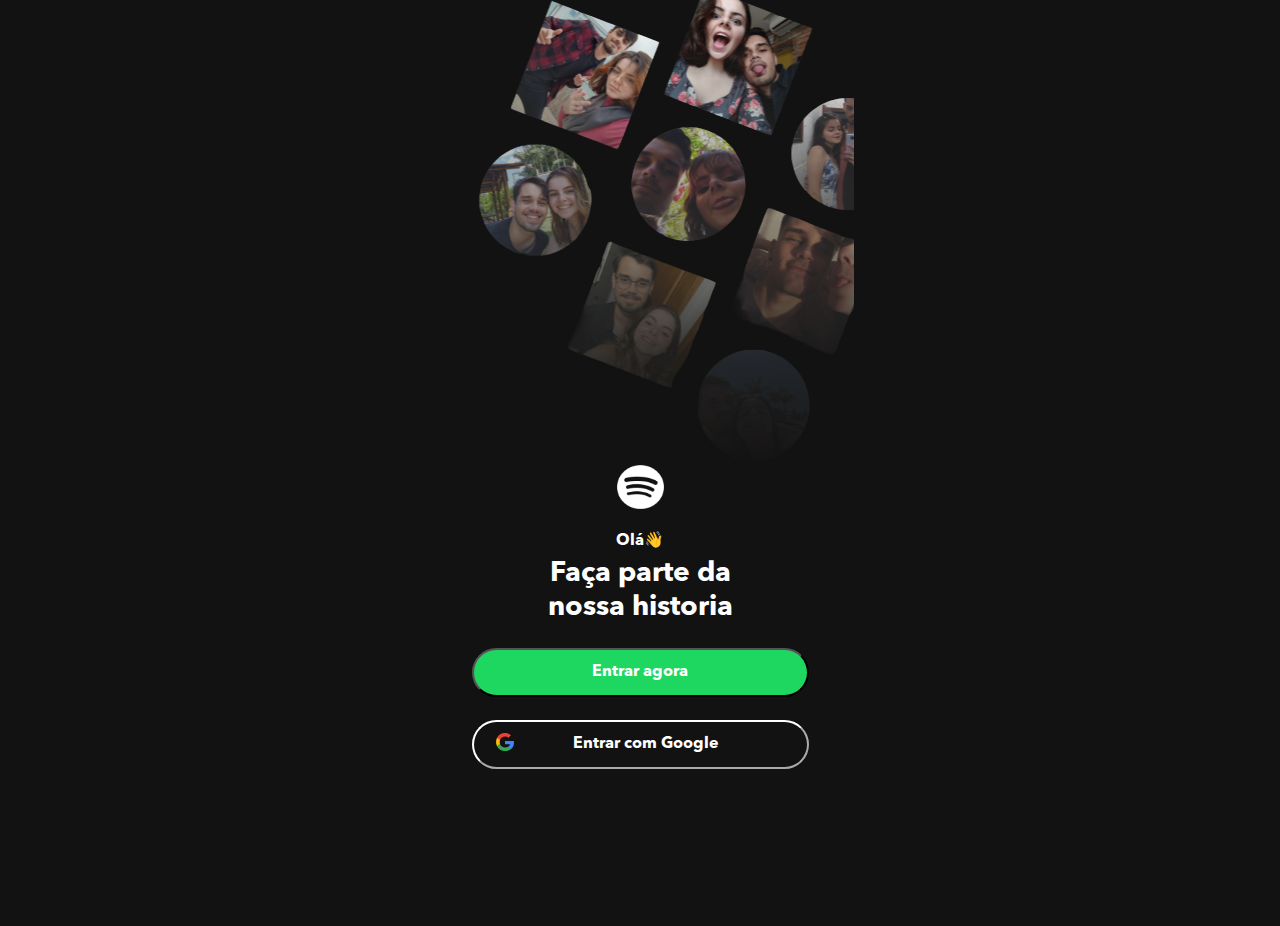
<file: index.html>
<!DOCTYPE html>
<html lang="pt-br">
  <head>
    <meta charset="UTF-8" />
    <meta name="viewport" content="width=device-width, initial-scale=1.0" />
    <link
      rel="shortcut icon"
      href="/Style/assents/icons/icon-framed.svg"
      type="image/x-icon"
    />
    <title>Bem vindo(a)!!</title>
    <link rel="stylesheet" href="/Style/login.css" />
  </head>
  <body>
    <main>
      <img id="home-img" src="/Style/assents/img/Home img (2).png" alt="" />
      <img id="spotify-logo" src="/Style/assents/icons/logo.png" alt="logo" />
      <section>
        <h4>Olá👋</h4>
        <h1>Faça parte da nossa historia</h1>
        <button id="login-one">
          <a class="buttons" href="/Pages/home.html">Entrar agora</a>
        </button>

        <button id="login-two">
          <div id="google">
            <img src="/Style/assents/icons/google.svg" alt="" />
          </div>
          <div id="text">
            <a class="buttons" href="/Pages/home.html">Entrar com Google</a>
          </div>
        </button>
      </section>
    </main>
  </body>
</html>
</file>
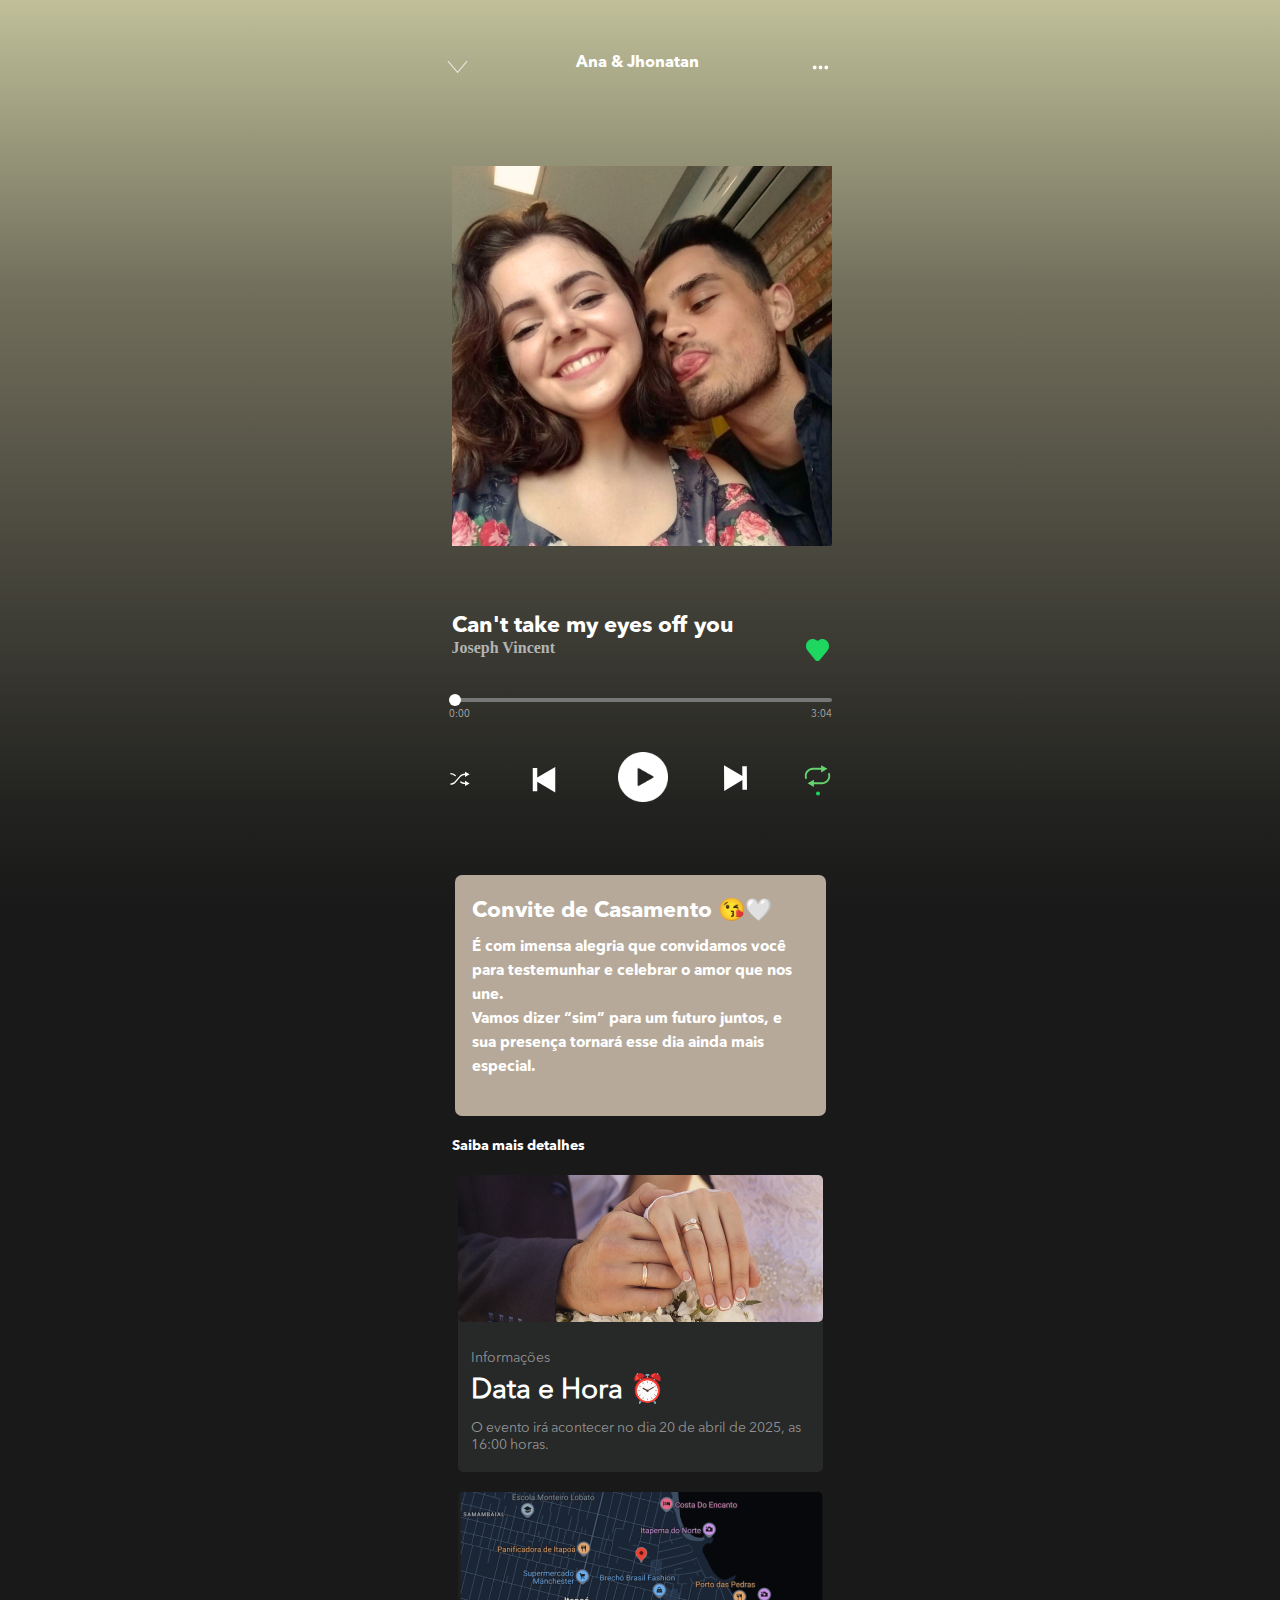
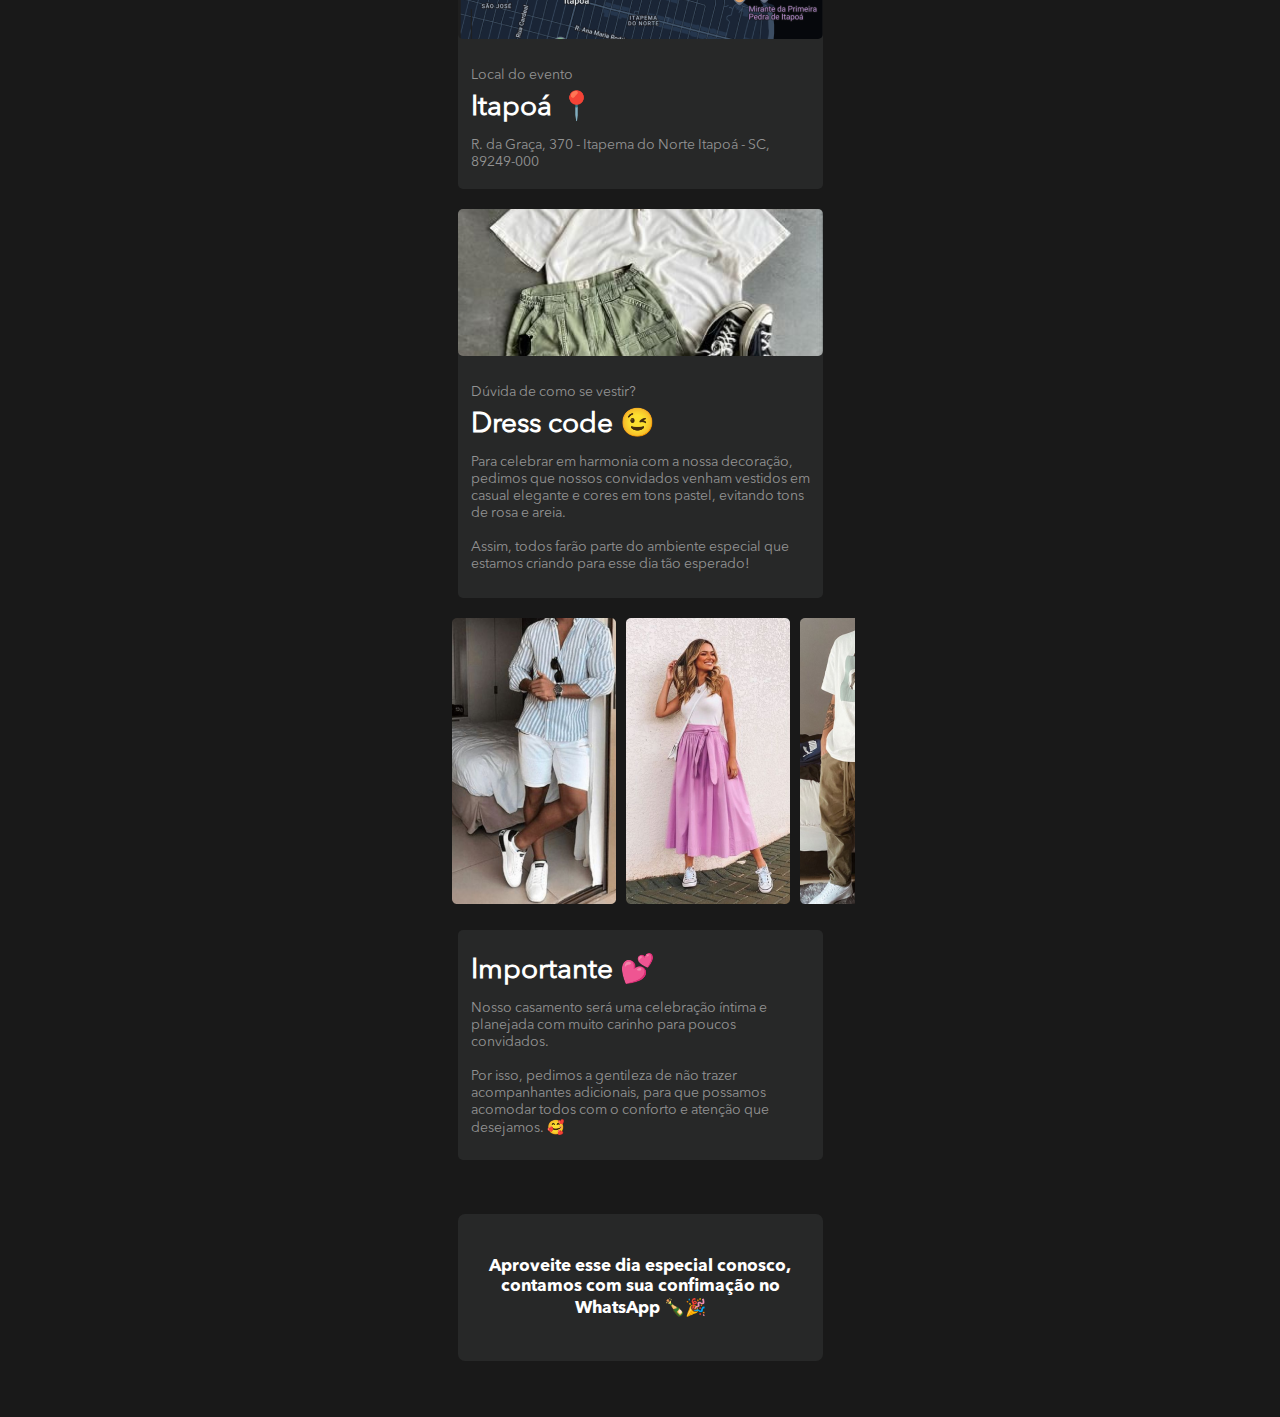
<file: Pages/home.html>
<!DOCTYPE html>
<html lang="pt-br">
  <head>
    <meta charset="UTF-8" />
    <meta name="viewport" content="width=device-width, initial-scale=1.0" />
    <link
      rel="shortcut icon"
      href="/assents/icons/icon-framed.svg"
      type="image/x-icon"
    />
    <title>Ao som do nosso amor</title>
    <link rel="stylesheet" href="/Style/home.css" />
  </head>
  <body>
    <main>
      <!-- Menu Superior -->
      <nav>
        <img id="seta" src="/Style/assents/icons/seta.svg" alt="Voltar" />
        <h4>Ana & Jhonatan</h4>
        <img id="pontos" src="/Style/assents/icons/trespontos.svg" alt="Menu" />
      </nav>

      <!-- Design do Álbum -->
      <div id="info">
        <img
          id="capa"
          src="/Style/assents/img/Screen Shot 2021-12-08 at 17.49 1.png"
          alt="Capa do Álbum"
        />
        <h1>Can't take my eyes off you</h1>
        <div id="artista">
          <p><strong>Joseph Vincent</strong></p>
          <img src="/Style/assents/icons/like-green.svg" alt="Curtir" />
        </div>
      </div>

      <!-- Player da Música -->
      <div class="player">
        <audio
          id="audio"
          preload="metadata"
          src="/Pages/Music/joseph-vincent-can_t-take-my-eyes-off-you-_legendado_.aac"
        >
          Seu navegador não suporta o elemento de áudio.
        </audio>

        <!-- Controles -->
        <div class="controls">
          <!-- Barra de Progresso -->
          <input
            type="range"
            id="progress"
            value="0"
            max="100"
            class="progress-bar"
          />
          <!-- Timer -->
          <div class="time">
            <span id="current-time">0:00</span>
            <span id="duration">2:40</span>
          </div>
          <!-- Botões de Controle -->
          <div id="controls">
            <img
              id="aleatorio"
              src="/Style/assents/icons/aleatorio.svg"
              alt="Aleatório"
            />
            <img
              id="voltar"
              src="/Style/assents/icons/voltar.svg"
              alt="Voltar"
            />
            <!-- Botão Play/Pause -->
            <button id="playPauseButton">
              <img
                id="playPauseIcon"
                src="/Style/assents/icons/player.png"
                alt="Play Icon"
              />
            </button>
            <img
              id="proximo"
              src="/Style/assents/icons/seguir.svg"
              alt="Próximo"
            />
            <img
              id="repetir"
              src="/Style/assents/icons/Component 3.svg"
              alt="Repetir"
            />
          </div>
        </div>

        <!-- Controle de Volume -->
        <div class="volume-control">
          <label for="volume">🔊</label>
          <input
            type="range"
            id="volume"
            min="0"
            max="1"
            step="0.01"
            value="0.5"
          />
        </div>
      </div>

      <!-- Convite -->
      <div id="invite">
        <h2>Convite de Casamento 😘🤍</h2>
        <p class="invite">
          É com imensa alegria que convidamos você para testemunhar e celebrar o
          amor que nos une.
          <br />

          Vamos dizer “sim” para um futuro juntos, e sua presença tornará esse
          dia ainda mais especial.
        </p>
      </div>

      <!-- Informações Gerais -->
      <p class="teste">Saiba mais detalhes</p>
      <div id="data" class="box">
        <div id="alianca">
          <img
            class="img-info"
            src="/Style/assents/img/FREEPIK-closeup-tiro-de-recem-casados-de-maos-dadas-e-mostrando-as-aliancas.jpg"
            alt="Alianças"
          />
          <p class="regular">Informações</p>
          <h3>Data e Hora ⏰</h3>
          <p class="regular">
            O evento irá acontecer no dia 20 de abril de 2025, as 16:00 horas.
          </p>
        </div>
      </div>

      <!-- Local do Evento -->
      <div id="local" class="box">
        <img class="img-info" src="/Style/assents/img/map.png" alt="Mapa" />
        <p class="regular">Local do evento</p>
        <h3>Itapoá 📍</h3>
        <p class="regular">
          R. da Graça, 370 - Itapema do Norte Itapoá - SC, 89249-000
        </p>
      </div>

      <!-- Dress Code -->
      <div id="dress-code" class="box-two">
        <img
          class="img-info"
          src="/Style/assents/img/dress code.jpg"
          alt="Dress Code"
        />
        <p class="regular">Dúvida de como se vestir?</p>
        <h3>Dress code 😉</h3>
        <p class="regular">
          Para celebrar em harmonia com a nossa decoração, pedimos que nossos
          convidados venham vestidos em casual elegante e cores em tons pastel,
          evitando tons de rosa e areia.
          <br />
          <br />
          Assim, todos farão parte do ambiente especial que estamos criando para
          esse dia tão esperado!
        </p>
      </div>
      <div id="content">
        <div id="carrosel-container">
          <!-- Contêiner para a navegação -->

          <div class="carrosel">
            <article class="card">
              <img src="/Style/assents/img/1.png" alt="Imagem 1" />
            </article>
            <article class="card">
              <img src="/Style/assents/img/2.png" alt="Imagem 2" />
            </article>
            <article class="card">
              <img src="/Style/assents/img/3.png" alt="Imagem 3" />
            </article>
            <article class="card">
              <img src="/Style/assents/img/4.png" alt="Imagem 4" />
            </article>
            <article class="card">
              <img src="/Style/assents/img/5.png" alt="Imagem 5" />
            </article>
            <article class="card">
              <img src="/Style/assents/img/6.png" alt="Imagem 6" />
            </article>
          </div>
        </div>
      </div>
      <!-- Aviso -->
      <div id="aviso" class="box-info">
        <h5>Importante 💕</h5>
        <p class="regular-two">
          Nosso casamento será uma celebração íntima e planejada com muito
          carinho para poucos convidados.
          <br />
          <br />
          Por isso, pedimos a gentileza de não trazer acompanhantes adicionais,
          para que possamos acomodar todos com o conforto e atenção que
          desejamos. 🥰
        </p>
      </div>
      <footer>
        <div id="final">
          <h6>
            Aproveite esse dia especial conosco, contamos com sua confimação no
            WhatsApp 🍾🎉
          </h6>
        </div>
      </footer>
    </main>

    <script src="/Pages/script.js"></script>
  </body>
</html>
</file>
<file: Style/login.css>
@import url(/Style/font.css);
@import url(/Style/global.css);

* {
  margin: 0px;
  box-sizing: border-box;
  font-family: avant;
}
body {
  background-color: #121212;
}
main {
  width: 429px;
  height: 926px;
  margin: auto;
}
#home-img {
  display: flex;
  justify-items: center;
}
section {
  width: 429px;
  height: auto;
}
#spotify-logo {
  display: flex;
  justify-items: center;
  align-items: center;
  margin: auto;
  width: 47px;
  height: 44px;
}

h4 {
  font: bold 16px avant;
  color: white;
  text-align: center;
  margin-top: 21px;
}

h1 {
  font: bold 28px avant;
  color: white;
  text-align: center;
  margin: 6px 91px 0px;
}
button {
  font-family: avant;
  font-size: 16px;

  .buttons {
    color: inherit; /* Herdar a cor do texto */
    text-decoration: none; /* Remove o sublinhado */
  }
}
#login-one {
  display: block;
  color: white;
  width: 337px;
  height: 49px;
  margin: 23px 46px 12px;
  border-radius: 45px;
  background-color: var(--button-color);
  outline: none;
}
#login-one:hover {
  background-color: var(--button-houver-color);
}

#login-two {
  display: flex;
  align-items: center;
  justify-content: start;
  width: 337px;
  height: 49px;
  margin: 23px 46px 12px;
  border-radius: 45px;
  color: white;
  border-color: white;
  background-color: #121212;
}


#text {
  padding-left: 59px;
}

#google {
  padding-left: 16px;
}
</file>
<file: Style/home.css>
/* Fontes e Variaveis*/
@import url(/Style/font.css);
@import url(/Style/global.css);

/* Configurações Gerais*/
* {
  margin: 0px;
  padding: 0;
  box-sizing: border-box;
}

html,
body main {
  background-image: linear-gradient(
    #bfbf99 0%,
    #726f5c 31%,
    #222220 87%,
    #191919 98%
  );
  background-size: contain;
  background-repeat: repeat-x;
  background-color: #191919;
  font-family: avant;
}

main {
  width: 429px;
  height: 926px;
  margin: auto;
}

nav {
  display: flex;
  justify-content: space-between;
  margin: 0px 21px 85px 21px;
  padding-top: 54px;
}
h4 {
  font-family: avant;
  font: bold 14px;
  color: white;
}
#capa {
  display: flex;
  justify-content: center;
  margin: 0px auto 67px;
}
#info {
  margin: 0px 26px;
}
h1 {
  font-size: 22px;
  color: white;
}

#artista {
  display: flex;
  justify-content: space-between;
  margin-bottom: 15px;
}
strong {
  font-family: avant-regular;
  font-size: 16px;
  color: #b3b3b3;
}
/*Player*/
.player {
  width: 383px;
  border-radius: 8px;
  display: flex;
  flex-direction: column;
  align-items: center;
  color: #fff;
  margin: 28px auto 39px;
}

.controls {
  width: 100%;
  text-align: center;
}

/* Estilos gerais */
#playPauseButton {
  background-color: transparent; /* Fundo transparente para o botão */
  border: none;
  padding: 0;
  cursor: pointer;
}

#playPauseIcon {
  width: 50px;
  height: 50px;
}

/* Estilo da barra de progresso */
.progress-bar {
  width: 100%;
  height: 4px;
  appearance: none;
  background: #777777; /* Cor para o tempo restante */
  border-radius: 2px;
  cursor: url("/Style/assents/icons/cursor.png"), pointer, auto; /* Cursor branco personalizado */
}

/* Estilo da bolinha (thumb) no WebKit */
.progress-bar::-webkit-slider-thumb {
  appearance: none;
  width: 12px; /* Largura da bolinha */
  height: 12px; /* Altura da bolinha */
  background-color: #ffffff; /* Cor da bolinha */
  border-radius: 50%;
}

/* Estilo da bolinha (thumb) no Firefox */
.progress-bar::-moz-range-thumb {
  width: 12px; /* Largura da bolinha */
  height: 12px; /* Altura da bolinha */
  background-color: #ffffff; /* Cor da bolinha */
  border-radius: 50%;
  cursor: url("/Style/assents/icons/cursor.png"), pointer; /* Cursor branco personalizado */
}

.time {
  display: flex;
  justify-content: space-between;
  font-family: avan;
  font-size: 10px;
  font-style: normal;
  color: #b2b2b2;
}

/* Remover o controle de volume */
.volume-control {
  display: none;
}

#volume {
  display: none;
}
/*CONTROLES*/
#controls {
  display: flex;
  justify-content: space-between;
  margin-top: 32px;
}

#invite {
  margin: 70px auto 22px;
  width: 371px;
  height: 241px;
  border-radius: 7px;
  background-color: #b6a999;
  color: white;
}
.teste {
  margin-left: 26px;
  color: #ffffff;
  font-size: 14px;
}

.box {
  width: 365px;
  height: 297px;
  margin: 20px auto;
  border-radius: 5px;
  background-color: #272828;
}
.box-two {
  width: 365px;
  height: 389px;
  margin: 20px auto;
  border-radius: 5px;
  background-color: #272828;
}

.box-info {
  width: 365px;
  height: 230px;
  margin: 20px auto 54px;
  border-radius: 5px;

  background-color: #272828;
}

h2 {
  font-size: 22px;
  padding: 22px 0px 12px 17px;
}

.invite {
  font-size: 15px;
  line-height: 24px;
  padding: 0px 28px 35px 17px;
}
h3 {
  padding: 5px 0px 12px 13px;

  font-family: avan;
  font-size: 28px;
  color: white;
}

h5 {
  padding: 22px 0px 12px 13px;

  font-family: avan;
  font-size: 28px;
  color: white;
}

.regular {
  font-family: avan;
  font-size: 14px;
  padding-left: 13px;
  padding-right: 13px;
  color: #939393;
}

.regular-two {
  font-family: avan;
  font-size: 14px;
  padding-left: 13px;
  padding-right: 13px;
  color: #939393;
}

/*Config IMG*/
#alianca {
  width: 365px;
  height: 297px;
  margin: auto;
}
.img-info {
  width: 365px;
  height: 147px;
  margin: auto;
  margin-bottom: 22px;
  border-radius: 5px;
}
#content {
  margin-left: 26px;
}
.carrosel {
  display: grid;
  grid-auto-flow: column;
  gap: 10px;
  scroll-behavior: auto;
  overflow-y: auto;
  overscroll-behavior-x: contain;
  scroll-snap-type: x mandatory;
  scrollbar-width: none;
}

.carrosel::-webkit-scrollbar {
  display: none;
}

#final {
  display: flex;
  justify-content: center;
  align-items: center;
  border-radius: 7px;
  width: 365px;
  height: 147px;
  margin: auto;
  font-family: avant;
  background-color: #272828;
  color: #fff;
}

h6 {
  font-size: 17px;
  padding: 13px;
  text-align: center;
}
footer {
  padding-bottom: 56px;
}
</file>
